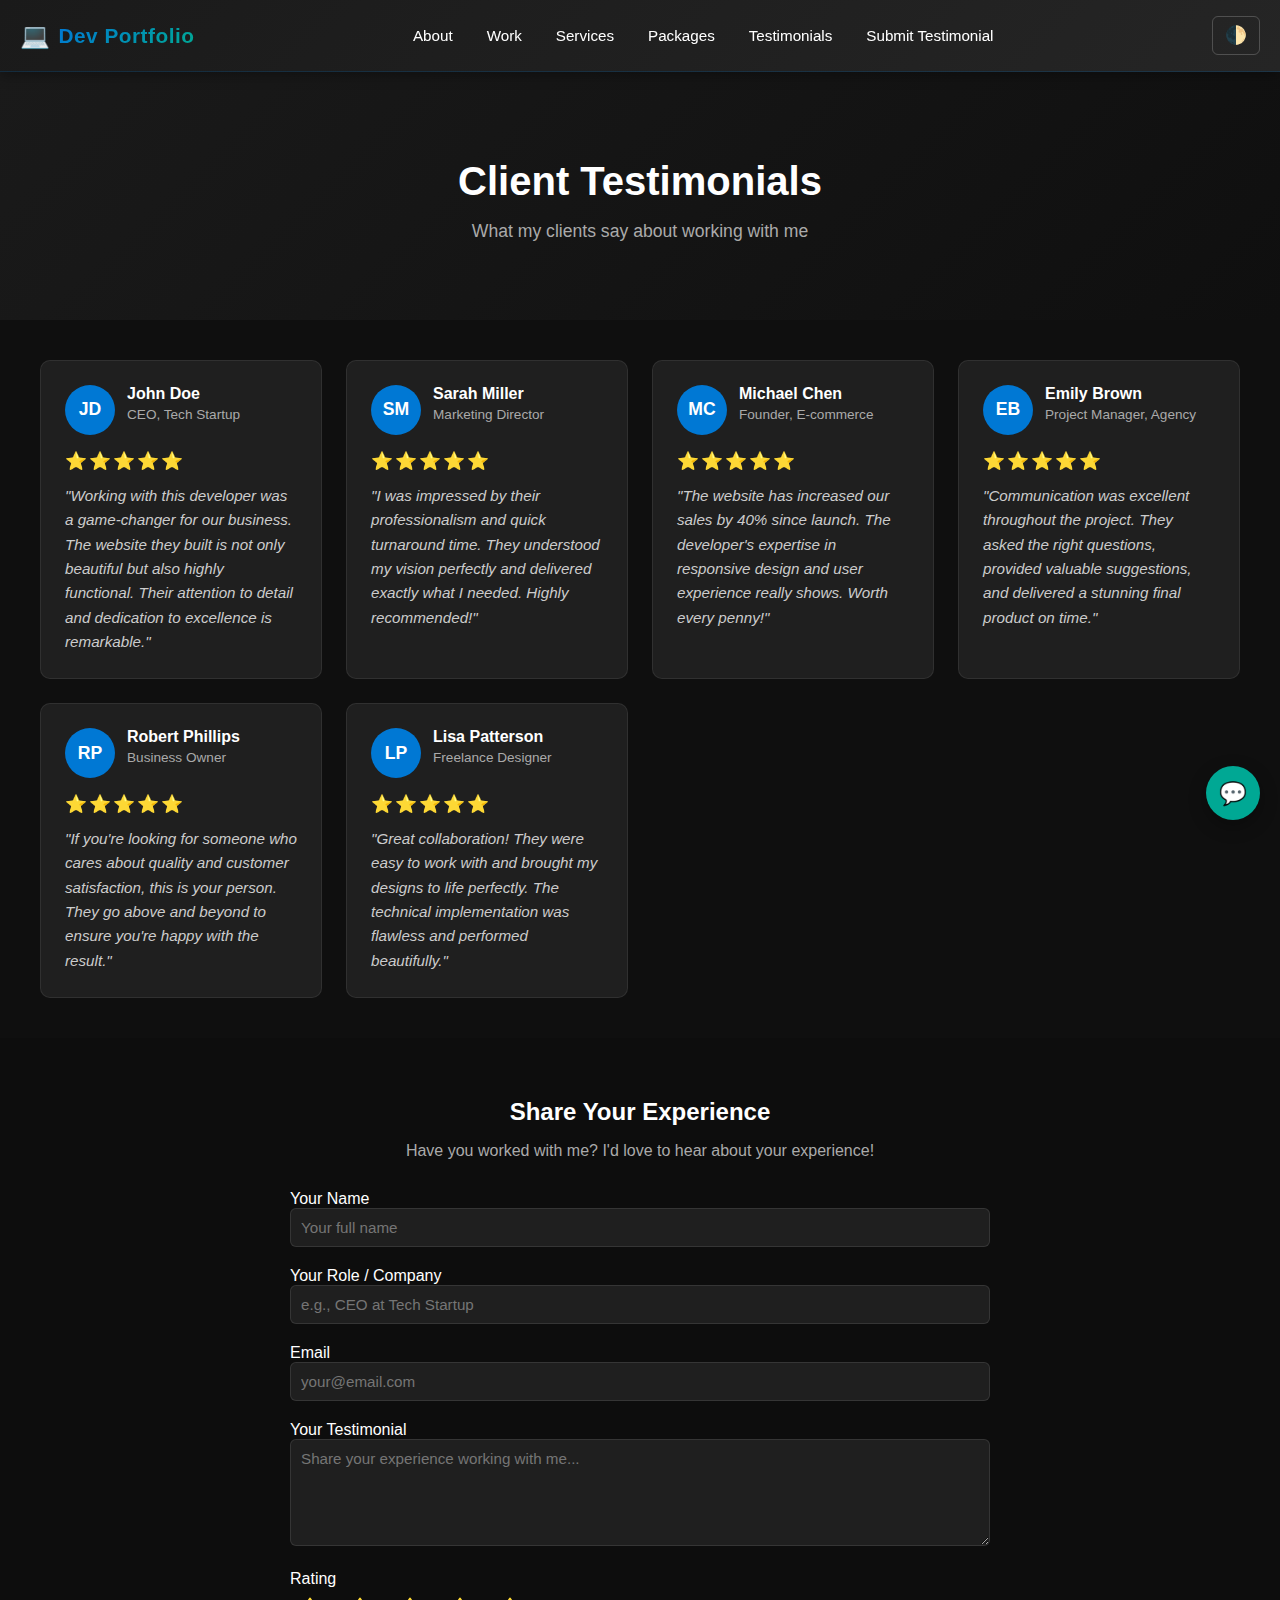
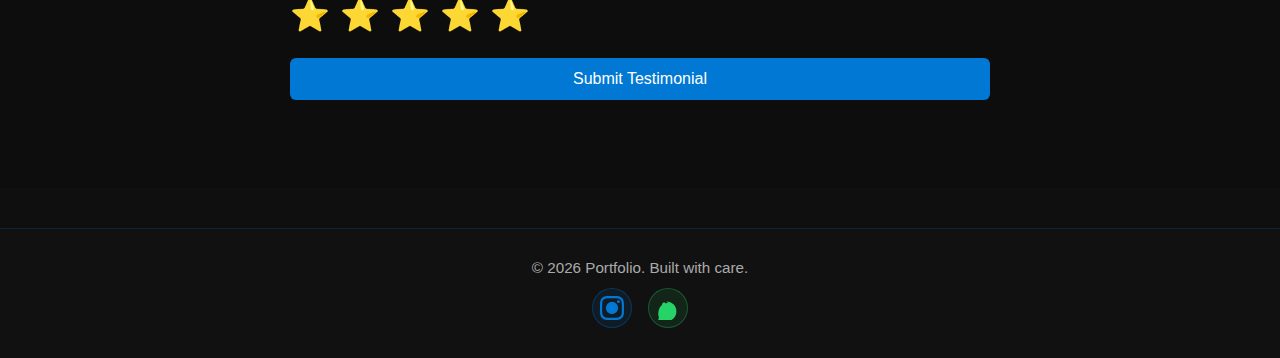
<file: my-portfolio/testimonial.html>
<!DOCTYPE html>
<html lang="en">

<head>
    <meta charset="UTF-8" />
    <meta name="viewport" content="width=device-width, initial-scale=1.0" />
    <title>Testimonials - Portfolio</title>
    <link rel="stylesheet" href="style.css" />
</head>

<body>
    <header class="site-header">
        <div class="header-container">
            <div class="logo-section">
                <a href="index.html" class="logo">
                    <span class="logo-icon">💻</span>
                    <span class="logo-text">Dev Portfolio</span>
                </a>
            </div>
            
            <button id="menu-toggle" class="menu-toggle" aria-label="Toggle navigation">☰</button>
            
            <nav id="main-nav" class="main-nav">
                <ul>
                    <li><a href="index.html#about">About</a></li>
                    <li><a href="index.html#work">Work</a></li>
                    <li><a href="index.html#services">Services</a></li>
                    <li><a href="index.html#packages">Packages</a></li>
                    <li><a href="testimonial.html">Testimonials</a></li>
                    <li><a href="testimonial.html#submit-testimonial">Submit Testimonial</a></li>
                </ul>
            </nav>
            
            <div class="header-controls">
                <button id="theme-toggle" class="theme-toggle" aria-label="Toggle theme">🌓</button>
            </div>
        </div>
    </header>

    <section class="testimonials-hero">
        <h1>Client Testimonials</h1>
        <p>What my clients say about working with me</p>
    </section>

    <section id="testimonials" class="testimonials-section">
        <div class="testimonials-grid">
            <div class="testimonial-card">
                <div class="testimonial-header">
                    <div class="testimonial-avatar">JD</div>
                    <div class="testimonial-info">
                        <h3>John Doe</h3>
                        <p class="testimonial-role">CEO, Tech Startup</p>
                    </div>
                </div>
                <div class="testimonial-stars">⭐⭐⭐⭐⭐</div>
                <p class="testimonial-text">
                    "Working with this developer was a game-changer for our business. The website they built is not only beautiful but also highly functional. Their attention to detail and dedication to excellence is remarkable."
                </p>
            </div>

            <div class="testimonial-card">
                <div class="testimonial-header">
                    <div class="testimonial-avatar">SM</div>
                    <div class="testimonial-info">
                        <h3>Sarah Miller</h3>
                        <p class="testimonial-role">Marketing Director</p>
                    </div>
                </div>
                <div class="testimonial-stars">⭐⭐⭐⭐⭐</div>
                <p class="testimonial-text">
                    "I was impressed by their professionalism and quick turnaround time. They understood my vision perfectly and delivered exactly what I needed. Highly recommended!"
                </p>
            </div>

            <div class="testimonial-card">
                <div class="testimonial-header">
                    <div class="testimonial-avatar">MC</div>
                    <div class="testimonial-info">
                        <h3>Michael Chen</h3>
                        <p class="testimonial-role">Founder, E-commerce</p>
                    </div>
                </div>
                <div class="testimonial-stars">⭐⭐⭐⭐⭐</div>
                <p class="testimonial-text">
                    "The website has increased our sales by 40% since launch. The developer's expertise in responsive design and user experience really shows. Worth every penny!"
                </p>
            </div>

            <div class="testimonial-card">
                <div class="testimonial-header">
                    <div class="testimonial-avatar">EB</div>
                    <div class="testimonial-info">
                        <h3>Emily Brown</h3>
                        <p class="testimonial-role">Project Manager, Agency</p>
                    </div>
                </div>
                <div class="testimonial-stars">⭐⭐⭐⭐⭐</div>
                <p class="testimonial-text">
                    "Communication was excellent throughout the project. They asked the right questions, provided valuable suggestions, and delivered a stunning final product on time."
                </p>
            </div>

            <div class="testimonial-card">
                <div class="testimonial-header">
                    <div class="testimonial-avatar">RP</div>
                    <div class="testimonial-info">
                        <h3>Robert Phillips</h3>
                        <p class="testimonial-role">Business Owner</p>
                    </div>
                </div>
                <div class="testimonial-stars">⭐⭐⭐⭐⭐</div>
                <p class="testimonial-text">
                    "If you're looking for someone who cares about quality and customer satisfaction, this is your person. They go above and beyond to ensure you're happy with the result."
                </p>
            </div>

            <div class="testimonial-card">
                <div class="testimonial-header">
                    <div class="testimonial-avatar">LP</div>
                    <div class="testimonial-info">
                        <h3>Lisa Patterson</h3>
                        <p class="testimonial-role">Freelance Designer</p>
                    </div>
                </div>
                <div class="testimonial-stars">⭐⭐⭐⭐⭐</div>
                <p class="testimonial-text">
                    "Great collaboration! They were easy to work with and brought my designs to life perfectly. The technical implementation was flawless and performed beautifully."
                </p>
            </div>
        </div>
    </section>

    <!-- Submit Testimonial section -->
    <section id="submit-testimonial" class="submit-testimonial">
        <h2>Share Your Experience</h2>
        <p>Have you worked with me? I'd love to hear about your experience!</p>
        <form id="testimonial-form" novalidate>
            <label>
                Your Name
                <input type="text" name="testimonial-name" id="testimonial-name" required placeholder="Your full name" />
            </label>
            <label>
                Your Role / Company
                <input type="text" name="testimonial-role" id="testimonial-role" required placeholder="e.g., CEO at Tech Startup" />
            </label>
            <label>
                Email
                <input type="email" name="testimonial-email" id="testimonial-email" required placeholder="your@email.com" />
            </label>
            <label>
                Your Testimonial
                <textarea name="testimonial-text" id="testimonial-text" rows="5" required placeholder="Share your experience working with me..."></textarea>
            </label>
            <label class="rating-label">
                Rating
                <div class="star-rating">
                    <input type="radio" name="rating" value="5" id="star5" required />
                    <label for="star5">⭐</label>
                    <input type="radio" name="rating" value="4" id="star4" />
                    <label for="star4">⭐</label>
                    <input type="radio" name="rating" value="3" id="star3" />
                    <label for="star3">⭐</label>
                    <input type="radio" name="rating" value="2" id="star2" />
                    <label for="star2">⭐</label>
                    <input type="radio" name="rating" value="1" id="star1" />
                    <label for="star1">⭐</label>
                </div>
            </label>
            <button type="submit">Submit Testimonial</button>
            <p id="testimonial-msg" class="form-message" aria-live="polite"></p>
        </form>
    </section>

    <!-- Back to top -->
    <button id="back-to-top" class="back-to-top" aria-label="Back to top">↑</button>

    <!-- Chat widget -->
    <button id="chat-toggle" class="chat-toggle" aria-label="Open chat">💬</button>
    <div id="chat-widget" class="chat-widget" aria-hidden="true">
        <div class="chat-header">
            <span>Chat with me</span>
            <button id="chat-close" class="chat-close" aria-label="Close chat">✕</button>
        </div>
        <div id="chat-messages" class="chat-messages" aria-live="polite"></div>
        <form id="chat-form" class="chat-form">
            <input id="chat-input" type="text" placeholder="Say hi..." autocomplete="off" />
            <button type="submit">Send</button>
        </form>
    </div>

    <footer class="site-footer">
        <div class="footer-content">
            <p>&copy; <span id="year"></span> Portfolio. Built with care.</p>
            <div class="footer-socials">
                <a href="https://instagram.com" target="_blank" rel="noopener noreferrer" class="social-link instagram" aria-label="Follow on Instagram">
                    <svg class="social-icon" viewBox="0 0 24 24" fill="currentColor" xmlns="http://www.w3.org/2000/svg">
                        <path d="M12 2.163c3.204 0 3.584.012 4.85.07 3.252.148 4.771 1.691 4.919 4.919.058 1.265.069 1.645.069 4.849 0 3.205-.012 3.584-.069 4.849-.149 3.225-1.664 4.771-4.919 4.919-1.266.058-1.644.07-4.85.07-3.204 0-3.584-.012-4.849-.07-3.26-.149-4.771-1.699-4.919-4.92-.058-1.265-.07-1.644-.07-4.849 0-3.204.013-3.583.07-4.849.149-3.227 1.664-4.771 4.919-4.919 1.266-.057 1.645-.069 4.849-.069zm0-2.163c-3.259 0-3.667.014-4.947.072-4.358.2-6.78 2.618-6.98 6.98-.059 1.281-.073 1.689-.073 4.948 0 3.259.014 3.668.072 4.948.2 4.358 2.618 6.78 6.98 6.98 1.281.058 1.689.072 4.948.072 3.259 0 3.668-.014 4.948-.072 4.354-.2 6.782-2.618 6.979-6.98.059-1.28.073-1.689.073-4.948 0-3.259-.015-3.667-.072-4.947-.196-4.354-2.617-6.78-6.979-6.98-1.281-.059-1.69-.073-4.949-.073zM5.838 12a6.162 6.162 0 1 1 12.324 0 6.162 6.162 0 0 1-12.324 0zM12 16a4 4 0 1 1 0-8 4 4 0 0 1 0 8zm4.965-10.322a1.44 1.44 0 1 1 2.881.001 1.44 1.44 0 0 1-2.881-.001z"/>
                    </svg>
                </a>
                <a href="https://wa.me" target="_blank" rel="noopener noreferrer" class="social-link whatsapp" aria-label="Contact on WhatsApp">
                    <svg class="social-icon" viewBox="0 0 24 24" fill="currentColor" xmlns="http://www.w3.org/2000/svg">
                        <path d="M17.472 14.382c-.297-.149-1.758-.867-2.03-.967-.273-.099-.471-.148-.67.15-.197.297-.767.966-.94 1.164-.173.199-.347.223-.644.075-.297-.15-1.255-.463-2.39-1.475-.883-.788-1.48-1.761-1.653-2.059-.173-.297-.018-.458.13-.606.134-.133.298-.347.446-.52.149-.174.198-.298.298-.497.099-.198.05-.371-.025-.52-.075-.149-.669-1.612-.916-2.207-.242-.579-.487-.5-.67-.51-.173-.008-.371-.01-.57-.01-.198 0-.52.074-.792.372-.272.297-1.04 1.016-1.04 2.479 0 1.462 1.065 2.875 1.213 3.074.149.198 2.096 3.2 5.076 4.487.709.306 1.262.489 1.694.625.712.227 1.36.195 1.871.118.571-.085 1.758-.719 2.006-1.413.248-.694.248-1.289.173-1.413-.074-.124-.272-.198-.57-.347m-5.421-7.403h-.004a9.87 9.87 0 00-5.031 1.378c-2.87 1.693-4.773 5.41-4.773 9.282 0 1.312.243 2.566.681 3.737l-1.06 3.873 3.976-1.04a9.771 9.771 0 004.6 1.176h.007c5.487 0 9.980-4.493 9.98-9.981 0-2.665-1.035-5.169-2.918-7.055-1.883-1.886-4.391-2.927-7.055-2.927"/>
                    </svg>
                </a>
            </div>
        </div>
    </footer>

    <script src="script.js"></script>
</body>

</html>
</file>
<file: my-portfolio/style.css>
/* styles.css */
body {
  margin: 0;
  font-family: 'Segoe UI', sans-serif;
  background-color: #0f0f0f;
  color: #fff;
}

/* Make sizing predictable and images responsive */
*, *::before, *::after {
  box-sizing: border-box;
}

img, picture, video {
  max-width: 100%;
  height: auto;
  display: block;
}

/* Professional Header */
.site-header {
  background: linear-gradient(135deg, #1a1a1a 0%, #252525 100%);
  backdrop-filter: blur(10px);
  border-bottom: 1px solid rgba(0, 120, 212, 0.2);
  position: sticky;
  top: 0;
  z-index: 1000;
  box-shadow: 0 4px 12px rgba(0, 0, 0, 0.3);
}

.header-container {
  display: flex;
  justify-content: space-between;
  align-items: center;
  max-width: 1400px;
  margin: 0 auto;
  padding: 16px 20px;
  gap: 20px;
}

.logo-section {
  flex-shrink: 0;
}

.logo {
  display: flex;
  align-items: center;
  gap: 8px;
  text-decoration: none;
  color: #fff;
  font-size: 1.3rem;
  font-weight: 700;
  letter-spacing: 0.5px;
  transition: all 0.3s ease;
}

.logo:hover {
  color: #0078d4;
  transform: translateX(2px);
}

.logo-icon {
  font-size: 1.5rem;
}

.logo-text {
  background: linear-gradient(135deg, #0078d4, #00a894);
  -webkit-background-clip: text;
  -webkit-text-fill-color: transparent;
  background-clip: text;
}

.main-nav {
  flex: 1;
  display: flex;
  justify-content: center;
}

.main-nav ul {
  list-style: none;
  display: flex;
  gap: 2px;
  margin: 0;
  padding: 0;
}

.main-nav li {
  position: relative;
}

.main-nav a {
  color: #fff;
  text-decoration: none;
  padding: 8px 16px;
  border-radius: 6px;
  transition: all 0.3s ease;
  display: block;
  font-weight: 500;
  font-size: 0.95rem;
}

.main-nav a:hover {
  background-color: rgba(0, 120, 212, 0.15);
  color: #0078d4;
}

.header-controls {
  display: flex;
  gap: 12px;
  align-items: center;
  flex-shrink: 0;
}

.theme-toggle {
  background: transparent;
  color: #fff;
  border: 1px solid rgba(255,255,255,0.2);
  border-radius: 6px;
  font-size: 1.1rem;
  cursor: pointer;
  padding: 8px 12px;
  transition: all 0.3s ease;
}

.theme-toggle:hover {
  background: rgba(0, 120, 212, 0.1);
  border-color: #0078d4;
}

.menu-toggle {
  display: none;
  background: transparent;
  color: #fff;
  border: 1px solid rgba(255,255,255,0.2);
  border-radius: 6px;
  font-size: 1.5rem;
  cursor: pointer;
  padding: 6px 10px;
  transition: all 0.3s ease;
}

.menu-toggle:hover {
  background: rgba(0, 120, 212, 0.1);
  border-color: #0078d4;
}

.hero {
  text-align: center;
  padding: 60px 20px;
}

.hero h1 {
  font-size: clamp(1.6rem, 6vw, 3rem);
  margin: 0 0 8px 0;
}

.hero p {
  font-size: clamp(1rem, 3.2vw, 1.15rem);
  margin: 0 0 12px 0;
}

.hero input {
  margin-top: 20px;
  padding: 10px;
  width: 300px;
  border: none;
  border-radius: 5px;
}

.projects {
  padding: 40px 20px;
}

.tabs {
  display: flex;
  gap: 10px;
  margin-bottom: 20px;
}

.tab {
  padding: 10px 20px;
  background-color: #333;
  border: none;
  cursor: pointer;
  color: #fff;
}

.tab.active {
  background-color: #0078d4;
}

.project-list {
  display: grid;
  gap: 20px;
}

.project {
  background-color: #1f1f1f;
  padding: 20px;
  border-radius: 8px;
}

.about {
  padding: 40px 20px;
  text-align: center;
}

.about img {
  width: 100%;
  max-width: 150px;
  border-radius: 50%;
  margin-bottom: 20px;
}

.services {
  padding: 40px 20px;
}

.service {
  background-color: #1f1f1f;
  padding: 20px;
  margin-bottom: 20px;
  border-radius: 8px;
}

/* Service pricing */
.service-pricing {
  display: flex;
  gap: 16px;
  justify-content: center;
  margin-top: 14px;
  padding-top: 14px;
  border-top: 1px solid rgba(255,255,255,0.1);
}

.price-usd,
.price-naira {
  font-weight: bold;
  font-size: 1.1rem;
}

.price-usd {
  color: #0078d4;
}

.price-naira {
  color: #00a894;
}

/* Tools section */
.tools {
  padding: 40px 20px;
  background-color: #0d0d0d;
}

.tools h2 {
  text-align: center;
  margin-bottom: 10px;
}

.tools > p {
  text-align: center;
  margin-bottom: 30px;
  color: #aaa;
}

.tools-grid {
  display: grid;
  grid-template-columns: repeat(auto-fit, minmax(150px, 1fr));
  gap: 20px;
  max-width: 900px;
  margin: 0 auto;
}

.tool-item {
  background-color: #1f1f1f;
  padding: 20px;
  border-radius: 8px;
  text-align: center;
  border: 1px solid rgba(255,255,255,0.05);
  transition: all 0.3s ease;
}

.tool-item:hover {
  background-color: #2a2a2a;
  border-color: #0078d4;
  transform: translateY(-4px);
}

.tool-icon {
  font-size: 2.5rem;
  display: block;
  margin-bottom: 10px;
}

.tool-item h3 {
  font-size: 1rem;
  margin: 8px 0;
}

.tool-item p {
  font-size: 0.85rem;
  color: #aaa;
  margin: 0;
}

/* Packages / Pricing styles */
.packages {
  padding: 40px 20px;
}
.packages h2 {
  text-align: center;
  margin-bottom: 8px;
}
.packages > p { text-align:center; color:#aaa; margin-bottom:20px; }
.packages-grid {
  display: grid;
  grid-template-columns: repeat(auto-fit, minmax(220px, 1fr));
  gap: 20px;
  max-width: 1100px;
  margin: 0 auto;
}
.package-card {
  background: #1f1f1f;
  padding: 20px;
  border-radius: 10px;
  border: 1px solid rgba(255,255,255,0.05);
  display: flex;
  flex-direction: column;
  align-items: center;
  gap: 12px;
}
.package-card h3 { margin:0; }
.package-price { font-weight:700; font-size:1.2rem; display:flex; gap:10px; align-items:center; }
.package-card ul { list-style: none; padding: 0; margin: 0; width:100%; color:#ccc; }
.package-card li { padding:6px 0; border-bottom: 1px dashed rgba(255,255,255,0.03); }
.btn-get-started { margin-top:10px; padding:10px 16px; background:#00a894; color:#fff; border:none; border-radius:6px; cursor:pointer; }
.btn-get-started:hover { background:#008f78; }

/* light theme adjustments */
body.light .package-card { background:#f7f7f7; color:#111; border-color: rgba(0,0,0,0.06); }
body.light .package-card li { color:#444; border-bottom-color: rgba(0,0,0,0.04); }
body.light .btn-get-started { background:#0078d4; }

/* Responsive project grid */
.project-list {
  grid-template-columns: repeat(auto-fit, minmax(220px, 1fr));
}

/* Contact form */
.contact {
  padding: 40px 20px;
}
.contact form {
  max-width: 700px;
  margin: 0 auto;
  display: grid;
  gap: 12px;
}
.contact input,.contact textarea {
  padding: 10px;
  border-radius: 6px;
  border: none;
}
.contact button {
  padding: 10px 16px;
  background-color: #0078d4;
  color: #fff;
  border: none;
  border-radius: 6px;
  cursor: pointer;
}
.form-message { color: #90ee90; }

/* Modal */
.modal {
  position: fixed;
  inset: 0;
  display: none;
  align-items: center;
  justify-content: center;
  background: rgba(0,0,0,0.6);
  z-index: 1000;
}
.modal[aria-hidden="false"] { display: flex; }
.modal-content {
  background: #121212;
  color: #fff;
  padding: 20px;
  border-radius: 8px;
  max-width: 600px;
  width: 90%;
  position: relative;
}
.modal-close {
  position: absolute;
  right: 10px;
  top: 8px;
  background: transparent;
  border: none;
  color: #fff;
  font-size: 1.1rem;
  cursor: pointer;
}

/* Back to top button */
.back-to-top {
  position: fixed;
  right: 20px;
  bottom: 20px;
  display: none;
  background: #0078d4;
  color: #fff;
  border: none;
  border-radius: 50%;
  width: 44px;
  height: 44px;
  cursor: pointer;
  z-index: 999;
}

/* Footer */
.site-footer {
  padding: 30px 20px;
  text-align: center;
  background: #111;
  color: #fff;
  border-top: 1px solid rgba(0, 120, 212, 0.2);
  margin-top: 40px;
  font-size: 0.95rem;
  transition: all 0.3s ease;
}

.footer-content {
  max-width: 1400px;
  margin: 0 auto;
  display: flex;
  flex-direction: column;
  align-items: center;
  gap: 12px;
}

.site-footer p {
  margin: 0;
  color: #aaa;
}

.footer-socials {
  display: flex;
  gap: 16px;
  justify-content: center;
  align-items: center;
}

.social-link {
  display: inline-flex;
  align-items: center;
  justify-content: center;
  width: 40px;
  height: 40px;
  border-radius: 50%;
  background: rgba(0, 120, 212, 0.1);
  border: 1px solid rgba(0, 120, 212, 0.3);
  text-decoration: none;
  font-size: 1.2rem;
  transition: all 0.3s ease;
  color: #0078d4;
}

.social-icon {
  width: 24px;
  height: 24px;
  fill: currentColor;
}

.social-link:hover {
  background: #0078d4;
  color: #fff;
  border-color: #0078d4;
  transform: translateY(-4px);
  box-shadow: 0 4px 12px rgba(0, 120, 212, 0.3);
}

.social-link.whatsapp {
  color: #25d366;
  background: rgba(37, 211, 102, 0.1);
  border-color: rgba(37, 211, 102, 0.3);
}

.social-link.whatsapp:hover {
  background: #25d366;
  color: #fff;
  border-color: #25d366;
  box-shadow: 0 4px 12px rgba(37, 211, 102, 0.3);
}

/* Light theme overrides (additive) */
body.light {
  background-color: #ffffff;
  color: #111;
}
body.light .site-footer {
  background: #f5f5f5;
  color: #111;
  border-top-color: rgba(0, 90, 158, 0.2);
}
body.light .site-footer p {
  color: #666;
}
body.light .social-link {
  background: rgba(0, 90, 158, 0.1);
  border-color: rgba(0, 90, 158, 0.3);
  color: #005a9e;
}
body.light .social-link:hover {
  background: #005a9e;
  color: #fff;
  border-color: #005a9e;
  box-shadow: 0 4px 12px rgba(0, 90, 158, 0.3);
}
body.light .social-link.whatsapp {
  color: #20a851;
  background: rgba(32, 168, 81, 0.1);
  border-color: rgba(32, 168, 81, 0.3);
}
body.light .social-link.whatsapp:hover {
  background: #20a851;
  color: #fff;
  border-color: #20a851;
  box-shadow: 0 4px 12px rgba(32, 168, 81, 0.3);
}
body.light .site-header {
  background: linear-gradient(135deg, #f5f5f5 0%, #efefef 100%);
  border-bottom-color: rgba(0, 120, 212, 0.15);
}
body.light .logo:hover {
  color: #005a9e;
}
body.light .main-nav a {
  color: #111;
}
body.light .main-nav a:hover {
  background-color: rgba(0, 90, 158, 0.1);
  color: #005a9e;
}
body.light .theme-toggle,
body.light .menu-toggle {
  border-color: rgba(0,0,0,0.15);
  color: #111;
}
body.light .theme-toggle:hover,
body.light .menu-toggle:hover {
  background: rgba(0, 90, 158, 0.1);
  border-color: #005a9e;
}
body.light .main-nav {
  background: #f5f5f5;
  border-top: 1px solid rgba(0,0,0,0.08);
}
body.light .project { background-color: #f7f7f7; color: #111; }
body.light .tab { background-color: #e6e6e6; color: #111; }
body.light .tab.active { background-color: #005a9e; color: #fff; }
body.light .modal-content { background: #fff; color: #111; }
body.light .contact input, body.light .contact textarea { background: #fff; color: #111; }
body.light .tool-item { background-color: #f7f7f7; color: #111; border-color: rgba(0,0,0,0.08); }
body.light .tool-item:hover { background-color: #efefef; border-color: #005a9e; }
body.light .service { background-color: #f7f7f7; color: #111; border-color: rgba(0,0,0,0.08); }
body.light .service-pricing { border-top-color: rgba(0,0,0,0.1); }
body.light .tool-item p { color: #666; }
body.light .tools > p { color: #555; }
body.light .tools { background-color: #fafafa; }

/* Responsive layout */
@media (max-width: 768px) {
  .header-container {
    padding: 12px 16px;
  }

  .logo-text {
    display: none;
  }

  /* place mobile nav below the header (absolute so it follows header height)
     avoids overlay issues when header height changes */
  .main-nav {
    position: absolute;
    left: 0;
    top: 100%;
    right: 0;
    background: #1a1a1a;
    flex-direction: column;
    max-height: 0;
    overflow: hidden;
    transition: max-height 0.28s ease;
    box-shadow: 0 4px 12px rgba(0, 0, 0, 0.3);
    z-index: 999;
  }

  .main-nav.open {
    max-height: 70vh;
    overflow-y: auto;
  }

  .main-nav ul {
    flex-direction: column;
    padding: 12px;
    gap: 0;
  }

  .main-nav a {
    padding: 12px 16px;
    border-radius: 4px;
  }

  .menu-toggle {
    display: block;
  }

  .hero input {
    width: 90%;
  }
}

@media (max-width: 420px) {
  .header-container {
    padding: 12px 12px;
    gap: 12px;
  }

  .logo-icon {
    font-size: 1.2rem;
  }

  .main-nav {
    top: 52px;
  }

  .header-controls {
    gap: 8px;
  }

  .theme-toggle {
    padding: 6px 8px;
    font-size: 1rem;
  }
}

/* Chat widget styles */
.chat-toggle {
  position: fixed;
  right: 20px;
  bottom: 80px; /* above back-to-top */
  width: 54px;
  height: 54px;
  border-radius: 50%;
  background: #00a894;
  color: #fff;
  border: none;
  font-size: 1.4rem;
  cursor: pointer;
  z-index: 1001;
  box-shadow: 0 6px 18px rgba(0,0,0,0.3);
}

.chat-widget {
  position: fixed;
  right: 20px;
  bottom: 150px;
  width: 320px;
  max-width: calc(100% - 40px);
  background: #0f0f0f;
  color: #fff;
  border-radius: 10px;
  box-shadow: 0 8px 30px rgba(0,0,0,0.4);
  display: flex;
  flex-direction: column;
  overflow: hidden;
  z-index: 1002;
}
.chat-widget[aria-hidden="true"] { display: none; }
.chat-header {
  display: flex;
  justify-content: space-between;
  align-items: center;
  padding: 10px 12px;
  background: #111;
  border-bottom: 1px solid rgba(255,255,255,0.04);
}
.chat-close { background: transparent; border: none; color: #fff; font-size: 1rem; cursor: pointer; }
.chat-messages {
  padding: 10px;
  height: 200px;
  overflow-y: auto;
  display: flex;
  flex-direction: column;
  gap: 8px;
}
.chat-message { max-width: 80%; padding: 8px 10px; border-radius: 8px; }
.chat-message.user { align-self: flex-end; background: #0078d4; color: #fff; }
.chat-message.bot { align-self: flex-start; background: #1f1f1f; color: #fff; }
.chat-form { display: flex; gap: 8px; padding: 10px; background: #0b0b0b; border-top: 1px solid rgba(255,255,255,0.03); }
.chat-form input { flex: 1; padding: 8px 10px; border-radius: 6px; border: none; background: #1a1a1a; color: #fff; }
.chat-form button { padding: 8px 12px; border-radius: 6px; border: none; background: #00a894; color: #fff; cursor: pointer; }

/* Testimonials page styles */
.testimonials-hero {
  text-align: center;
  padding: 60px 20px;
  background: linear-gradient(135deg, #1a1a1a, #0f0f0f);
}

.testimonials-hero h1 {
  font-size: 2.5rem;
  margin-bottom: 10px;
}

.testimonials-hero p {
  font-size: 1.1rem;
  color: #aaa;
}

.testimonials-section {
  padding: 40px 20px;
}

.testimonials-grid {
  display: grid;
  grid-template-columns: repeat(auto-fit, minmax(280px, 1fr));
  gap: 24px;
  max-width: 1200px;
  margin: 0 auto;
}

.testimonial-card {
  background-color: #1f1f1f;
  padding: 24px;
  border-radius: 10px;
  border: 1px solid rgba(255,255,255,0.08);
  transition: all 0.3s ease;
}

.testimonial-card:hover {
  background-color: #252525;
  border-color: #0078d4;
  transform: translateY(-6px);
  box-shadow: 0 10px 30px rgba(0,120,212,0.15);
}

.testimonial-header {
  display: flex;
  gap: 12px;
  margin-bottom: 16px;
  align-items: flex-start;
}

.testimonial-avatar {
  display: flex;
  align-items: center;
  justify-content: center;
  width: 50px;
  height: 50px;
  border-radius: 50%;
  background: #0078d4;
  color: #fff;
  font-weight: bold;
  font-size: 1.1rem;
  flex-shrink: 0;
}

.testimonial-info h3 {
  margin: 0;
  font-size: 1rem;
}

.testimonial-info {
  flex: 1;
}

.testimonial-role {
  margin: 4px 0 0 0;
  color: #aaa;
  font-size: 0.85rem;
}

.testimonial-stars {
  margin-bottom: 12px;
  font-size: 1.1rem;
  letter-spacing: 2px;
}

.testimonial-text {
  color: #ccc;
  line-height: 1.6;
  font-size: 0.95rem;
  margin: 0;
  font-style: italic;
}

/* Submit Testimonial Form */
.submit-testimonial {
  padding: 40px 20px;
  background-color: #0d0d0d;
}

.submit-testimonial h2 {
  text-align: center;
  margin-bottom: 10px;
}

.submit-testimonial > p {
  text-align: center;
  margin-bottom: 30px;
  color: #aaa;
}

#testimonial-form {
  max-width: 700px;
  margin: 0 auto;
  display: grid;
  gap: 16px;
}

#testimonial-form label {
  display: block;
  margin-bottom: 4px;
  color: #fff;
  font-weight: 500;
}

#testimonial-form input,
#testimonial-form textarea {
  width: 100%;
  padding: 10px;
  border-radius: 6px;
  border: 1px solid rgba(255,255,255,0.1);
  background-color: #1f1f1f;
  color: #fff;
  font-family: inherit;
  font-size: 0.95rem;
}

#testimonial-form input:focus,
#testimonial-form textarea:focus {
  outline: none;
  border-color: #0078d4;
  background-color: #252525;
}

.rating-label {
  display: block;
  margin-bottom: 4px;
  color: #fff;
  font-weight: 500;
}

.star-rating {
  display: flex;
  gap: 10px;
  margin-top: 8px;
  flex-direction: row-reverse;
  justify-content: flex-end;
}

.star-rating input {
  display: none;
}

.star-rating label {
  font-size: 2rem;
  cursor: pointer;
  color: #444;
  transition: color 0.2s ease;
  margin: 0;
}

.star-rating input:checked ~ label,
.star-rating label:hover,
.star-rating label:hover ~ label {
  color: #ffd700;
}

#testimonial-form button {
  padding: 12px 24px;
  background-color: #0078d4;
  color: #fff;
  border: none;
  border-radius: 6px;
  cursor: pointer;
  font-size: 1rem;
  font-weight: 500;
  transition: background-color 0.3s ease;
}

#testimonial-form button:hover {
  background-color: #005a9e;
}

/* Light theme for submit testimonial */
body.light .submit-testimonial {
  background-color: #fafafa;
}

body.light #testimonial-form input,
body.light #testimonial-form textarea {
  background-color: #f7f7f7;
  color: #111;
  border-color: rgba(0,0,0,0.08);
}

body.light #testimonial-form input:focus,
body.light #testimonial-form textarea:focus {
  background-color: #efefef;
  border-color: #005a9e;
}

body.light .rating-label,
body.light .submit-testimonial > p {
  color: #555;
}

/* Light theme overrides for testimonials */
body.light .testimonials-hero {
  background: linear-gradient(135deg, #f2f2f2, #fafafa);
  color: #111;
}

body.light .testimonials-hero h1 {
  color: #111;
}

body.light .testimonials-hero p {
  color: #555;
}

body.light .testimonial-card {
  background-color: #f7f7f7;
  border-color: rgba(0,0,0,0.08);
  color: #111;
}

body.light .testimonial-card:hover {
  background-color: #efefef;
  border-color: #005a9e;
  box-shadow: 0 10px 30px rgba(0,90,158,0.15);
}

body.light .testimonial-role {
  color: #666;
}

body.light .testimonial-text {
  color: #333;
}

@media (max-width: 420px) {
  .chat-widget { right: 10px; left: 10px; width: auto; bottom: 110px; }
  .chat-toggle { right: 14px; bottom: 70px; }
  .testimonials-hero h1 {
    font-size: 1.8rem;
  }
  .testimonials-grid {
    grid-template-columns: 1fr;
  }
}
</file>
